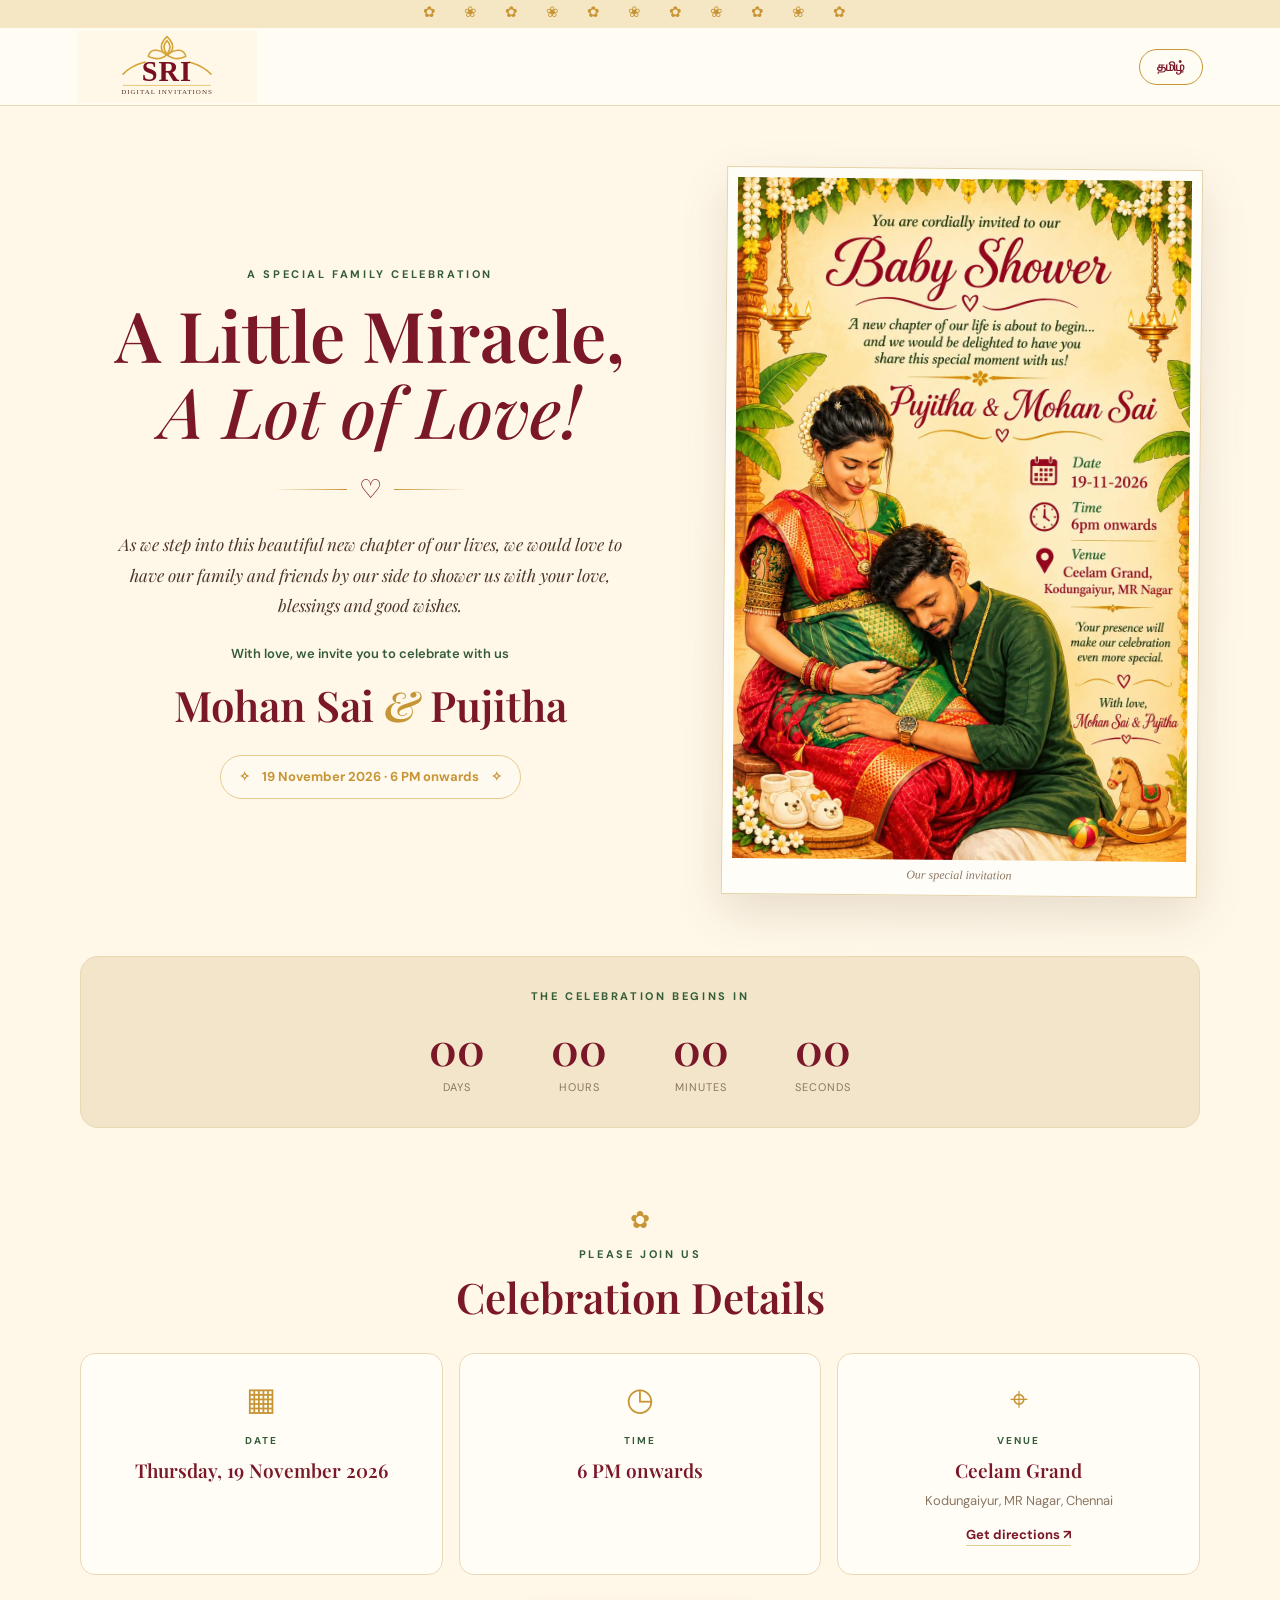
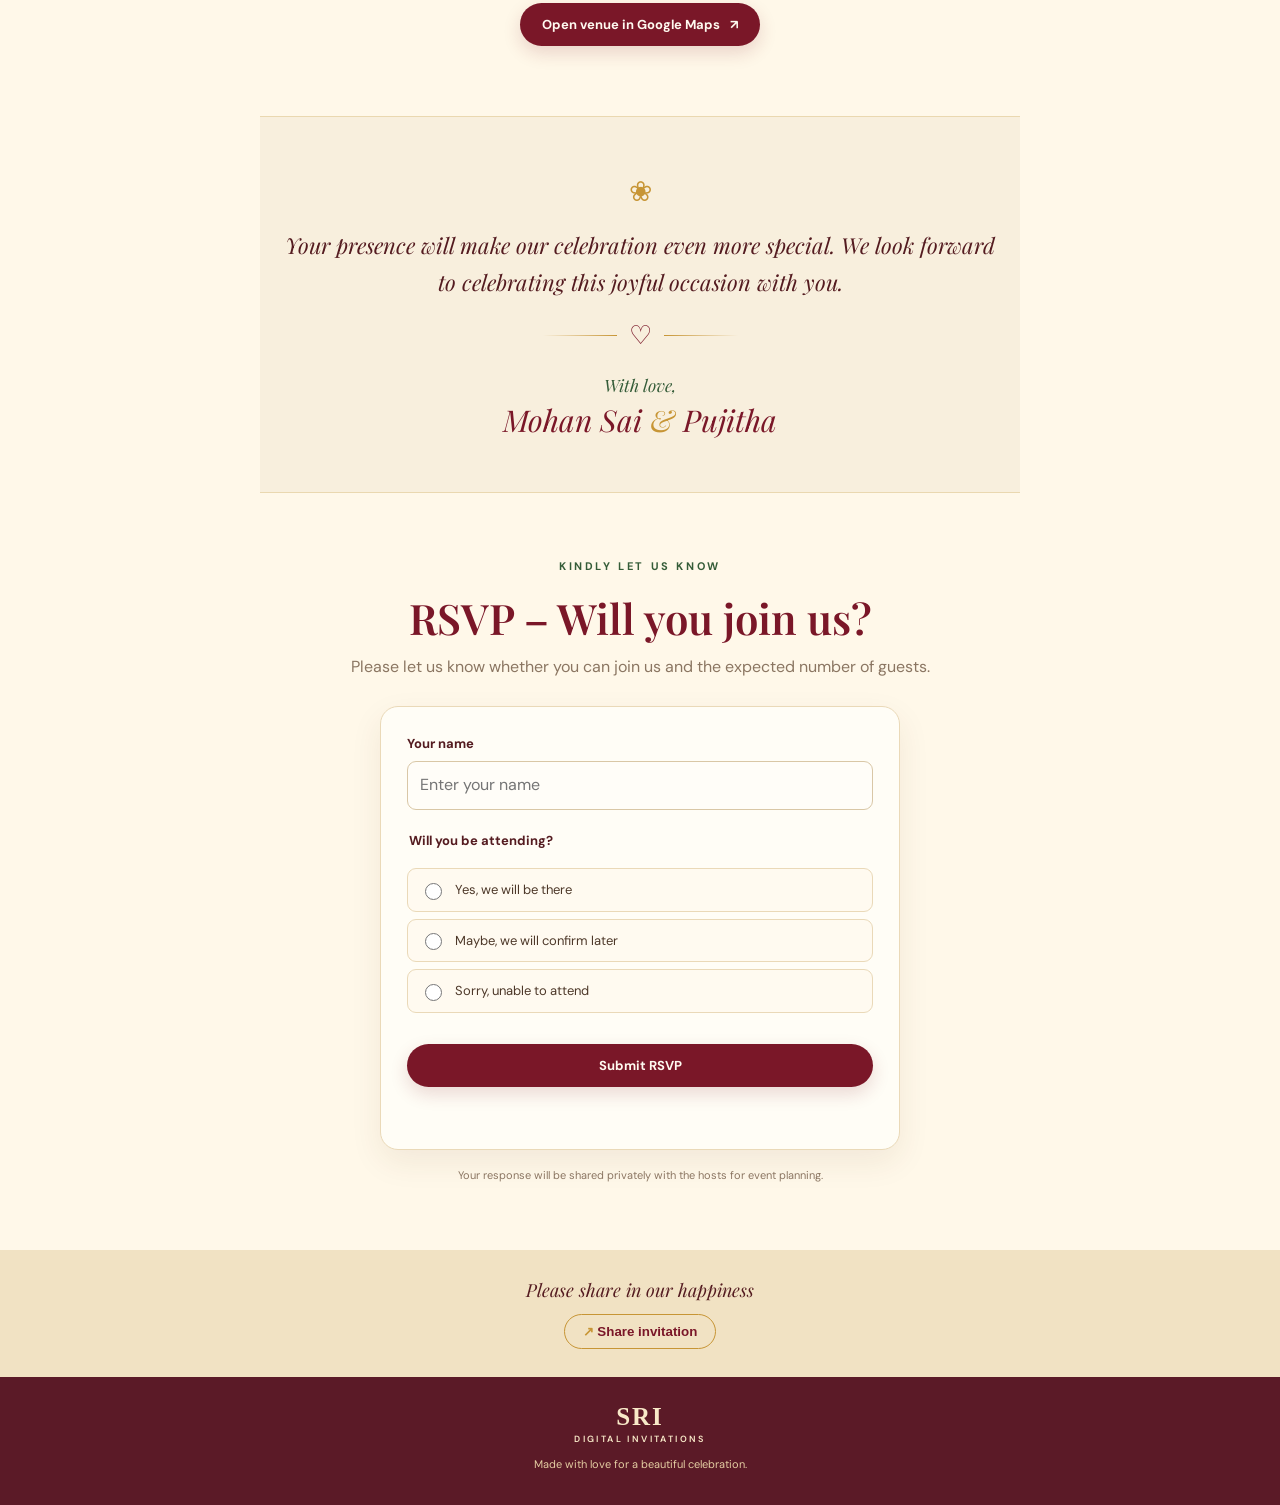
<file: index.html>
<!doctype html>
<html lang="en">
<head>
  <meta charset="utf-8">
  <meta name="viewport" content="width=device-width, initial-scale=1">
  <meta name="theme-color" content="#7a1728">
  <meta name="description" content="Join Mohan Sai and Pujitha to celebrate their baby shower on 19 November 2026 at Ceelam Grand, Kodungaiyur, Chennai.">
  <meta property="og:title" content="A Little Miracle, A Lot of Love! — Mohan Sai & Pujitha">
  <meta property="og:description" content="You are warmly invited to celebrate the baby shower of Mohan Sai and Pujitha on 19 November 2026.">
  <meta property="og:image" content="assets/mohan-sai-pujitha-babyshower-poster.jpg">
  <title>Baby Shower | Mohan Sai & Pujitha</title>

  <link rel="preconnect" href="https://fonts.googleapis.com">
  <link rel="preconnect" href="https://fonts.gstatic.com" crossorigin>
  <link href="https://fonts.googleapis.com/css2?family=DM+Sans:wght@400;500;600;700&family=Playfair+Display:ital,wght@0,500;0,600;0,700;1,500;1,600&family=Noto+Sans+Tamil:wght@400;500;600;700&display=swap" rel="stylesheet">

  <link rel="stylesheet" href="styles.css">
</head>

<body>

  <div class="top-garland" aria-hidden="true">✿ ❀ ✿ ❀ ✿ ❀ ✿ ❀ ✿ ❀ ✿</div>

  <header class="site-header">
    <img src="assets/sri-logo.svg" alt="SRI Digital Invitations">
    <button class="language-toggle" id="languageToggle" type="button" aria-label="Switch language">தமிழ்</button>
  </header>

  <main>

    <!-- Hero Section -->
    <section class="hero section-shell">
      <div class="hero-copy">

        <p class="eyebrow" data-en="A SPECIAL FAMILY CELEBRATION" data-ta="ஒரு சிறப்பான குடும்பக் கொண்டாட்டம்">
          A SPECIAL FAMILY CELEBRATION
        </p>

        <h1 data-en="A Little Miracle,<br><em>A Lot of Love!</em>" data-ta="ஒரு சிறிய அதிசயம்,<br><em>அளவில்லா அன்பு!</em>">
          A Little Miracle,<br><em>A Lot of Love!</em>
        </h1>

        <div class="heart-rule"><span>♡</span></div>

        <p class="intro"
          data-en="As we step into this beautiful new chapter of our lives, we would love to have our family and friends by our side to shower us with your love, blessings and good wishes."
          data-ta="எங்கள் வாழ்வின் இந்த அழகான புதிய அத்தியாயத்தில், உங்கள் அன்பையும் ஆசீர்வாதங்களையும் நல்வாழ்த்துகளையும் பெற குடும்பத்தினரும் நண்பர்களும் எங்களுடன் இருக்க வேண்டும் என்று அன்புடன் விரும்புகிறோம்.">
          As we step into this beautiful new chapter of our lives, we would love to have our family and friends by our side to shower us with your love, blessings and good wishes.
        </p>

        <p class="invited-line"
          data-en="With love, we invite you to celebrate with us"
          data-ta="எங்களுடன் இணைந்து இந்த மகிழ்ச்சியைக் கொண்டாட அன்புடன் அழைக்கிறோம்">
          With love, we invite you to celebrate with us
        </p>

        <h2 class="couple-names">Mohan Sai <span>&</span> Pujitha</h2>

        <div class="date-pill">
          <span>✧</span>
          <span data-en="19 November 2026 · 6 PM onwards" data-ta="19 நவம்பர் 2026 · மாலை 6 மணி முதல்">
            19 November 2026 · 6 PM onwards
          </span>
          <span>✧</span>
        </div>

      </div>

      <figure class="poster-frame">
        <img src="assets/mohan-sai-pujitha-babyshower-poster.jpg" alt="Traditional baby shower invitation poster featuring Pujitha and Mohan Sai">
        <figcaption data-en="Our special invitation" data-ta="எங்கள் சிறப்பு அழைப்பிதழ்">
          Our special invitation
        </figcaption>
      </figure>
    </section>

    <!-- Countdown -->
    <section class="countdown-section section-shell">

      <p class="eyebrow" data-en="THE CELEBRATION BEGINS IN" data-ta="கொண்டாட்டம் தொடங்க இன்னும்">
        THE CELEBRATION BEGINS IN
      </p>

      <div class="countdown" aria-live="polite">
        <div><strong id="days">--</strong><span data-en="Days" data-ta="நாட்கள்">Days</span></div>
        <div><strong id="hours">--</strong><span data-en="Hours" data-ta="மணிநேரம்">Hours</span></div>
        <div><strong id="minutes">--</strong><span data-en="Minutes" data-ta="நிமிடங்கள்">Minutes</span></div>
        <div><strong id="seconds">--</strong><span data-en="Seconds" data-ta="விநாடிகள்">Seconds</span></div>
      </div>

    </section>

    <!-- Event Details -->
    <section class="event-section section-shell">

      <div class="section-heading">
        <span class="small-flower">✿</span>
        <p class="eyebrow" data-en="PLEASE JOIN US" data-ta="அன்புடன் வரவேற்கிறோம்">PLEASE JOIN US</p>
        <h2 data-en="Celebration Details" data-ta="நிகழ்வு விவரங்கள்">Celebration Details</h2>
      </div>

      <div class="event-grid">

        <article class="detail-card">
          <div class="detail-icon">▦</div>
          <p class="detail-label" data-en="DATE" data-ta="தேதி">DATE</p>
          <h3 data-en="Thursday, 19 November 2026" data-ta="வியாழக்கிழமை, 19 நவம்பர் 2026">
            Thursday, 19 November 2026
          </h3>
        </article>

        <article class="detail-card">
          <div class="detail-icon">◷</div>
          <p class="detail-label" data-en="TIME" data-ta="நேரம்">TIME</p>
          <h3 data-en="6 PM onwards" data-ta="மாலை 6 மணி முதல்">6 PM onwards</h3>
        </article>

        <article class="detail-card venue-card">
          <div class="detail-icon">⌖</div>
          <p class="detail-label" data-en="VENUE" data-ta="இடம்">VENUE</p>
          <h3>Ceelam Grand</h3>
          <p data-en="Kodungaiyur, MR Nagar, Chennai" data-ta="கொடுங்கையூர், எம்.ஆர். நகர், சென்னை">
            Kodungaiyur, MR Nagar, Chennai
          </p>
          <a class="text-link" href="https://share.google/YsdaaLULUXN0aARYH" target="_blank" rel="noopener"
            data-en="Get directions ↗" data-ta="வழியைப் பார்க்க ↗">
            Get directions ↗
          </a>
        </article>

      </div>

      <a class="primary-button" href="https://share.google/YsdaaLULUXN0aARYH" target="_blank" rel="noopener">
        <span data-en="Open venue in Google Maps" data-ta="Google Maps-ல் இடத்தைப் பார்க்க">
          Open venue in Google Maps
        </span>
        <span aria-hidden="true">↗</span>
      </a>

    </section>

    <!-- Blessing Section -->
    <section class="blessing-section section-shell">

      <div class="blessing-ornament">❀</div>

      <p class="blessing"
        data-en="Your presence will make our celebration even more special. We look forward to celebrating this joyful occasion with you."
        data-ta="உங்கள் வருகை எங்கள் கொண்டாட்டத்தை இன்னும் சிறப்பாக்கும். இந்த மகிழ்ச்சியான தருணத்தை உங்களுடன் கொண்டாட ஆவலுடன் காத்திருக்கிறோம்.">
        Your presence will make our celebration even more special. We look forward to celebrating this joyful occasion with you.
      </p>

      <div class="heart-rule"><span>♡</span></div>

      <p class="with-love" data-en="With love," data-ta="அன்புடன்,">With love,</p>
      <h2 class="signature">Mohan Sai <span>&</span> Pujitha</h2>

    </section>

    <!-- RSVP Section - Updated -->
    <section class="rsvp-section section-shell">

      <p class="eyebrow" data-en="KINDLY LET US KNOW" data-ta="தயவுசெய்து உங்கள் வருகையைத் தெரிவிக்கவும்">
        KINDLY LET US KNOW
      </p>

      <h2 data-en="RSVP – Will you join us?" data-ta="வருகையை உறுதிப்படுத்துங்கள்">
        RSVP – Will you join us?
      </h2>

      <p
        data-en="Please let us know whether you can join us and the expected number of guests."
        data-ta="நீங்கள் கலந்து கொள்ள முடியுமா என்பதையும் எதிர்பார்க்கப்படும் விருந்தினர்களின் எண்ணிக்கையையும் தெரிவிக்கவும்.">
        Please let us know whether you can join us and the expected number of guests.
      </p>

      <form id="rsvpForm" class="rsvp-form">

        <label for="guestName" data-en="Your name" data-ta="உங்கள் பெயர்">
          Your name
        </label>

        <input
          id="guestName"
          name="guestName"
          type="text"
          maxlength="100"
          autocomplete="name"
          required
          placeholder="Enter your name"
          data-placeholder-en="Enter your name"
          data-placeholder-ta="உங்கள் பெயரை உள்ளிடவும்">

        <fieldset class="attendance-fieldset">

          <legend data-en="Will you be attending?" data-ta="நீங்கள் விழாவிற்கு வருவீர்களா?">
            Will you be attending?
          </legend>

          <label class="choice-label">
            <input type="radio" name="response" value="yes" required>
            <span data-en="Yes, we will be there" data-ta="ஆம், நாங்கள் வருகிறோம்">
              Yes, we will be there
            </span>
          </label>

          <label class="choice-label">
            <input type="radio" name="response" value="maybe">
            <span data-en="Maybe, we will confirm later" data-ta="வர முயற்சிக்கிறோம், பின்னர் உறுதிப்படுத்துகிறோம்">
              Maybe, we will confirm later
            </span>
          </label>

          <label class="choice-label">
            <input type="radio" name="response" value="no">
            <span data-en="Sorry, unable to attend" data-ta="மன்னிக்கவும், வர இயலாது">
              Sorry, unable to attend
            </span>
          </label>

        </fieldset>

        <div id="guestCountWrap" class="guest-count-wrap" hidden>

          <label for="guestCount"
            data-en="Expected number of guests (including you)"
            data-ta="எதிர்பார்க்கப்படும் விருந்தினர்களின் எண்ணிக்கை (உங்களையும் சேர்த்து)">
            Expected number of guests (including you)
          </label>

          <input
            id="guestCount"
            name="guestCount"
            type="number"
            min="1"
            max="30"
            step="1"
            value="1"
            inputmode="numeric">

          <small
            data-en="Required for Yes. Optional for Maybe."
            data-ta="ஆம் என்றால் கட்டாயம். ஒருவேளை என்றால் விருப்பத்தேர்வு.">
            Required for Yes. Optional for Maybe.
          </small>

        </div>

        <button
          class="primary-button rsvp-submit"
          id="rsvpSubmit"
          type="submit"
          data-en="Submit RSVP"
          data-ta="வருகையை உறுதிப்படுத்தவும்">
          Submit RSVP
        </button>

        <p class="rsvp-status" id="rsvpStatus" role="status" aria-live="polite"></p>

      </form>

      <p class="tiny-note"
        data-en="Your response will be shared privately with the hosts for event planning."
        data-ta="நிகழ்ச்சி ஏற்பாட்டிற்காக உங்கள் பதில் அழைப்பாளர்களுடன் மட்டும் பகிரப்படும்.">
        Your response will be shared privately with the hosts for event planning.
      </p>

    </section>

    <!-- Share Section -->
    <section class="share-section">

      <p data-en="Please share in our happiness" data-ta="எங்கள் மகிழ்ச்சியில் நீங்களும் பங்கேற்குங்கள்">
        Please share in our happiness
      </p>

      <button class="share-button" id="shareBtn" type="button">
        <span>↗</span>
        <span data-en="Share invitation" data-ta="அழைப்பிதழைப் பகிரவும்">
          Share invitation
        </span>
      </button>

    </section>

  </main>

  <!-- Footer -->
  <footer class="site-footer">

    <div class="footer-brand">SRI <span>DIGITAL INVITATIONS</span></div>

    <p data-en="Made with love for a beautiful celebration."
       data-ta="அழகான கொண்டாட்டத்திற்காக அன்புடன் உருவாக்கப்பட்டது.">
      Made with love for a beautiful celebration.
    </p>

  </footer>

  <script src="script.js"></script>

</body>
</html>
</file>
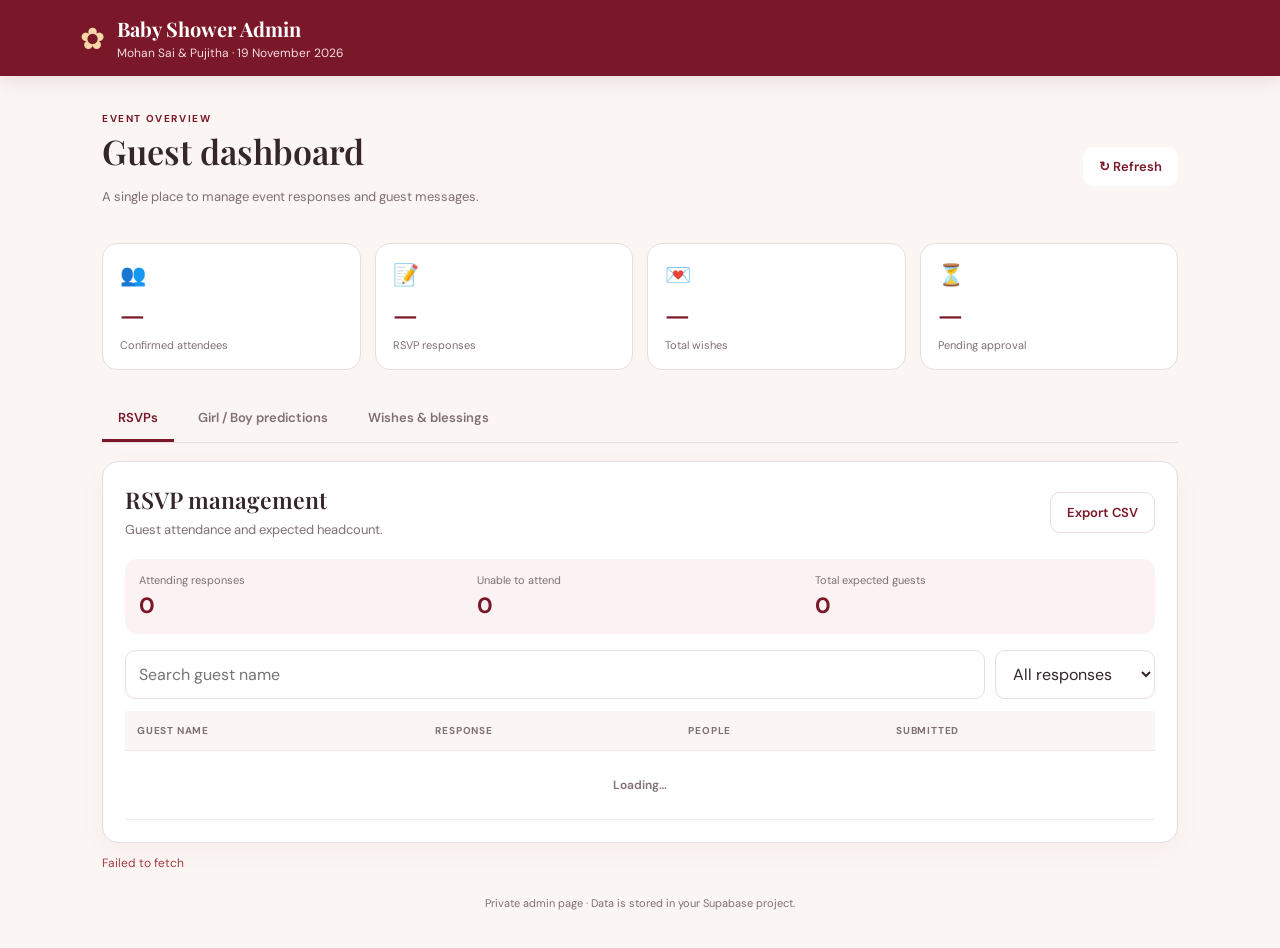
<file: admin.html>
<!doctype html>
<html lang="en">
<head>
  <meta charset="utf-8">
  <meta name="viewport" content="width=device-width, initial-scale=1">
  <meta name="theme-color" content="#7a1728">
  <title>Baby Shower Admin | Mohan Sai & Pujitha</title>
  <link rel="preconnect" href="https://fonts.googleapis.com">
  <link rel="preconnect" href="https://fonts.gstatic.com" crossorigin>
  <link href="https://fonts.googleapis.com/css2?family=DM+Sans:wght@400;500;600;700&family=Playfair+Display:wght@500;600;700&display=swap" rel="stylesheet">
  <link rel="stylesheet" href="admin.css">
</head>
<body>
  <header class="topbar">
    <div class="brand"><span class="flower">✿</span><div><strong>Baby Shower Admin</strong><small>Mohan Sai & Pujitha · 19 November 2026</small></div></div>
  </header>

  <main class="shell">
    <section id="loginPanel" class="login-card">
    <p class="muted">Connecting to the admin dashboard...</p>
</section>

    <section id="dashboard" hidden>
      <div class="welcome-row">
        <div><p class="eyebrow">EVENT OVERVIEW</p><h1>Guest dashboard</h1><p class="muted">A single place to manage event responses and guest messages.</p></div>
        <button id="refreshBtn" class="button button-light">↻ Refresh</button>
      </div>

      <div class="metrics">
        <article class="metric"><span class="metric-icon">👥</span><strong id="metricConfirmed">—</strong><span>Confirmed attendees</span></article>
        <article class="metric"><span class="metric-icon">📝</span><strong id="metricResponses">—</strong><span>RSVP responses</span></article>
        <article class="metric"><span class="metric-icon">💌</span><strong id="metricWishes">—</strong><span>Total wishes</span></article>
        <article class="metric"><span class="metric-icon">⏳</span><strong id="metricPending">—</strong><span>Pending approval</span></article>
      </div>

      <nav class="tabs" aria-label="Dashboard sections">
        <button class="tab active" data-tab="rsvps">RSVPs</button>
        <button class="tab" data-tab="predictions">Girl / Boy predictions</button>
        <button class="tab" data-tab="wishes">Wishes & blessings</button>
      </nav>

      <section id="panel-rsvps" class="panel">
        <div class="panel-heading"><div><h2>RSVP management</h2><p class="muted">Guest attendance and expected headcount.</p></div><button class="button button-outline" id="exportRsvps">Export CSV</button></div>
        <div class="summary-strip"><div><span>Attending responses</span><strong id="rsvpYes">0</strong></div><div><span>Unable to attend</span><strong id="rsvpNo">0</strong></div><div><span>Total expected guests</span><strong id="rsvpHeadcount">0</strong></div></div>
        <div class="table-tools"><input id="rsvpSearch" type="search" placeholder="Search guest name"><select id="rsvpFilter"><option value="all">All responses</option><option value="yes">Attending</option><option value="no">Not attending</option></select></div>
        <div class="table-wrap"><table><thead><tr><th>Guest name</th><th>Response</th><th>People</th><th>Submitted</th></tr></thead><tbody id="rsvpRows"><tr><td colspan="4" class="empty">Loading…</td></tr></tbody></table></div>
      </section>

      <section id="panel-predictions" class="panel" hidden>
        <div class="panel-heading"><div><h2>Guest predictions</h2><p class="muted">Anonymous votes only. Individual voters cannot be identified.</p></div></div>
        <div class="prediction-grid">
          <article class="prediction-card"><span>👧</span><p>Girl predictions</p><strong id="girlCount">0</strong><div class="bar"><i id="girlBar"></i></div><small id="girlPercent">0%</small></article>
          <article class="prediction-card"><span>👦</span><p>Boy predictions</p><strong id="boyCount">0</strong><div class="bar"><i id="boyBar"></i></div><small id="boyPercent">0%</small></article>
        </div>
        <p class="note">These are guests’ guesses only. They do not represent or reveal the baby's actual sex.</p>
      </section>

      <section id="panel-wishes" class="panel" hidden>
        <div class="panel-heading"><div><h2>Wishes & blessings</h2><p class="muted">Approve a wish to display it on the public Fun Zone wishes wall.</p></div><button class="button button-outline" id="exportWishes">Export CSV</button></div>
        <div class="table-tools"><select id="wishFilter"><option value="pending">Pending approval</option><option value="approved">Approved</option><option value="all">All wishes</option></select><input id="wishSearch" type="search" placeholder="Search name or message"></div>
        <div id="wishList" class="wish-list"><p class="empty">Loading wishes…</p></div>
      </section>
      <p id="dashboardStatus" class="status" role="status"></p>
      <p class="footer-note">Private admin page · Data is stored in your Supabase project.</p>
    </section>
  </main>
  <script src="admin.js"></script>
</body>
</html>
</file>
<file: styles.css>
*{box-sizing:border-box}
:root{--maroon:#7a1728;--deep:#541b20;--gold:#c79535;--gold-light:#e8cc8e;--cream:#fff8e9;--paper:#fffdf6;--green:#355c38;--ink:#4d3829;--muted:#8b7662}
html{scroll-behavior:smooth}
header img{width:180px;max-width:40vw}
body{margin:0;background:var(--cream);color:var(--ink);font-family:"DM Sans","Noto Sans Tamil",sans-serif;line-height:1.65}
.top-garland{height:28px;overflow:hidden;text-align:center;letter-spacing:12px;color:var(--gold);background:#f5e6c4;font-size:15px}
.site-header{height:78px;padding:10px clamp(18px,6vw,82px);display:flex;align-items:center;justify-content:space-between;border-bottom:1px solid #ead9b8;background:rgba(255,253,246,.92)}
.brand{display:flex;align-items:center;gap:10px;color:var(--maroon);text-decoration:none}
.brand-mark{font:700 30px Georgia,serif;letter-spacing:2px;color:var(--maroon)}
.brand-name{font:600 10px "DM Sans",sans-serif;letter-spacing:2px;border-left:1px solid var(--gold);padding-left:10px}
.language-toggle{border:1px solid var(--gold);background:transparent;color:var(--maroon);border-radius:24px;padding:9px 17px;font-weight:700;cursor:pointer}
.section-shell{width:min(1120px,92%);margin-inline:auto}
.hero{display:grid;grid-template-columns:1fr minmax(280px,.82fr);gap:clamp(28px,5vw,70px);align-items:center;padding-top:62px;padding-bottom:60px}
.hero-copy{text-align:center;padding:10px 0}
.eyebrow{font-size:11px;font-weight:700;letter-spacing:2.6px;color:var(--green);margin:0 0 14px}
h1,h2,h3,p{margin-top:0}
h1{font:600 clamp(43px,6vw,70px)/1.08 "Playfair Display",Georgia,serif;color:var(--maroon);margin-bottom:20px}
h1 em{font-weight:500}
.heart-rule{display:flex;align-items:center;justify-content:center;gap:12px;color:var(--maroon);font-size:26px;margin:12px auto 18px}
.heart-rule:before,.heart-rule:after{content:"";height:1px;width:74px;background:linear-gradient(90deg,transparent,var(--gold))}
.heart-rule:after{transform:scaleX(-1)}
.intro{font:italic 17px/1.8 "Playfair Display",Georgia,serif;max-width:520px;margin:0 auto 22px}
.invited-line{color:var(--green);font-size:13px;font-weight:600}
.couple-names{font:600 clamp(29px,4vw,42px) "Playfair Display",Georgia,serif;color:var(--maroon);margin:8px 0 22px}
.couple-names span,.signature span{color:var(--gold);font-style:italic}
.date-pill{display:inline-flex;gap:12px;align-items:center;border:1px solid var(--gold-light);border-radius:30px;padding:10px 18px;color:var(--deep);font-size:13px;font-weight:700;background:#fffaf0}
.date-pill span{color:var(--gold)}
.poster-frame{margin:0;padding:10px;background:#fffdf7;border:1px solid #e6d2a7;box-shadow:0 18px 48px rgba(89,54,22,.14);transform:rotate(.5deg)}
.poster-frame img{display:block;width:100%;height:auto;max-height:720px;object-fit:contain}
.poster-frame figcaption{text-align:center;color:var(--muted);font:italic 12px Georgia,serif;padding:8px 0 2px}
.countdown-section{background:#f2e5c9;border:1px solid #ead8b0;border-radius:18px;padding:30px 20px;text-align:center;margin-bottom:72px}
.countdown-section .eyebrow{margin-bottom:18px}
.countdown{display:flex;justify-content:center;gap:clamp(16px,5vw,64px)}
.countdown div{display:flex;flex-direction:column;min-width:58px}
.countdown strong{font:600 clamp(30px,5vw,44px) "Playfair Display",Georgia,serif;color:var(--maroon);line-height:1.15}
.countdown span{font-size:11px;text-transform:uppercase;letter-spacing:1px;color:var(--muted);margin-top:5px}
.event-section{text-align:center;padding-bottom:70px}
.section-heading{margin-bottom:28px}
.small-flower{font-size:24px;color:var(--gold)}
.section-heading .eyebrow{margin:6px 0}
.section-heading h2,.rsvp-section h2{font:600 clamp(30px,4vw,42px) "Playfair Display",Georgia,serif;color:var(--maroon);margin-bottom:0}
.event-grid{display:grid;grid-template-columns:repeat(3,1fr);gap:16px;margin:28px 0}
.detail-card{padding:26px 18px;background:var(--paper);border:1px solid #ead9b8;border-radius:15px;min-height:210px}
.detail-icon{font-size:32px;color:var(--gold);line-height:1.2;margin-bottom:14px}
.detail-label{font-size:10px;letter-spacing:2px;color:var(--green);font-weight:700;margin-bottom:8px}
.detail-card h3{font:600 19px/1.4 "Playfair Display",Georgia,serif;color:var(--maroon);margin-bottom:6px}
.detail-card p:not(.detail-label){font-size:13px;color:var(--muted);margin-bottom:10px}
.text-link{font-size:13px;font-weight:700;color:var(--maroon);text-decoration:none;border-bottom:1px solid var(--gold-light);padding-bottom:2px}
.primary-button,.secondary-button{display:inline-flex;justify-content:center;align-items:center;gap:10px;border:0;border-radius:28px;padding:13px 22px;font:700 13px "DM Sans",sans-serif;text-decoration:none;cursor:pointer;transition:transform .2s,box-shadow .2s}
.primary-button{background:var(--maroon);color:#fffaf0;box-shadow:0 7px 18px rgba(122,23,40,.16)}
.secondary-button{background:#fffdf6;color:var(--maroon);border:1px solid #d9bd83}
.primary-button:hover,.secondary-button:hover,.share-button:hover{transform:translateY(-2px)}
.blessing-section{max-width:760px;text-align:center;padding:52px 24px;margin-bottom:54px;background:#f8efdD;border-top:1px solid #ead8b0;border-bottom:1px solid #ead8b0}
.blessing-ornament{color:var(--gold);font-size:28px;margin-bottom:12px}
.blessing{font:italic 22px/1.7 "Playfair Display",Georgia,serif;color:var(--deep);margin-bottom:12px}
.with-love{font:italic 17px "Playfair Display",Georgia,serif;color:var(--green);margin-bottom:4px}
.signature{font:italic 30px "Playfair Display",Georgia,serif;color:var(--maroon);margin-bottom:0}
.rsvp-section{text-align:center;padding:10px 20px 66px}
.rsvp-section h2{margin-bottom:8px}
.rsvp-section>p:not(.eyebrow):not(.tiny-note){color:var(--muted)}
.rsvp-actions{display:flex;justify-content:center;gap:12px;flex-wrap:wrap;margin:22px 0 12px}
.tiny-note{font-size:11px;color:var(--muted);max-width:520px;margin:0 auto}
.share-section{text-align:center;padding:28px 18px;background:#f1e2c3;color:var(--deep)}
.share-section p{font:italic 18px "Playfair Display",Georgia,serif;margin-bottom:12px}
.share-button{background:transparent;border:1px solid var(--gold);border-radius:24px;padding:9px 18px;color:var(--maroon);font-weight:700;cursor:pointer;transition:transform .2s}
.share-button span:first-child{color:var(--gold)}
.site-footer{text-align:center;padding:26px 15px 32px;background:#5b1a27;color:#f8e9c8}
.footer-brand{font:700 25px Georgia,serif;letter-spacing:2px}
.footer-brand span{display:block;font:600 9px "DM Sans",sans-serif;letter-spacing:2.4px;margin-top:2px}
.site-footer p{font-size:11px;color:#e4cda2;margin:10px 0 0}
[lang="ta"] body{font-family:"Noto Sans Tamil","DM Sans",sans-serif}
[lang="ta"] h1,[lang="ta"] h2,[lang="ta"] h3,[lang="ta"] .intro,[lang="ta"] .blessing,[lang="ta"] .signature{font-family:"Noto Sans Tamil",sans-serif}
@media(max-width:760px){.hero{grid-template-columns:1fr;padding-top:38px;gap:32px}.hero-copy{padding-inline:4px}.poster-frame{width:min(100%,480px);margin-inline:auto}.poster-frame img{max-height:none}.event-grid{grid-template-columns:1fr}.detail-card{min-height:0;padding:22px}.countdown-section{margin-bottom:48px}.blessing-section{padding:38px 20px}.blessing{font-size:19px}}
@media(max-width:420px){.site-header{height:68px}.brand-mark{font-size:26px}.brand-name{font-size:8px;letter-spacing:1.4px}.countdown{gap:12px}.countdown div{min-width:52px}.countdown span{font-size:9px}.date-pill{font-size:11px;padding:9px 12px}.rsvp-actions>*{width:100%}}
@media(prefers-reduced-motion:reduce){html{scroll-behavior:auto}*,*:before,*:after{transition:none!important}}

/* RSVP form */
.rsvp-form{width:min(100%,520px);margin:26px auto 16px;padding:26px;background:var(--paper);border:1px solid #ead9b8;border-radius:18px;text-align:left;box-shadow:0 12px 32px rgba(89,54,22,.08)}
.rsvp-form>label,.guest-count-wrap>label{display:block;font-size:13px;font-weight:700;color:var(--deep);margin:0 0 7px}
.rsvp-form input[type="text"],.rsvp-form input[type="number"]{width:100%;min-height:46px;border:1px solid #d9c7a6;border-radius:9px;padding:10px 12px;background:#fffdf8;color:var(--ink);font:inherit;margin-bottom:20px}
.rsvp-form input:focus{outline:2px solid var(--gold);outline-offset:2px}
.attendance-fieldset{border:0;padding:0;margin:0 0 20px}
.attendance-fieldset legend{font-size:13px;font-weight:700;color:var(--deep);margin-bottom:10px}
.choice-label{display:flex;align-items:center;gap:10px;padding:10px 12px;margin:7px 0;border:1px solid #ead9b8;border-radius:9px;background:#fffaf0;font-size:13px;cursor:pointer}
.choice-label input{accent-color:var(--maroon);width:17px;height:17px}
.guest-count-wrap[hidden]{display:none}
.rsvp-submit{width:100%;margin-top:4px}
.rsvp-submit:disabled{opacity:.65;cursor:wait;transform:none}
.rsvp-status{min-height:22px;margin:14px 0 0;text-align:center;font-size:13px;font-weight:700;color:var(--green)}
.rsvp-status.error{color:#a12626}
@media(max-width:520px){.rsvp-form{padding:20px 16px}.rsvp-submit{width:100%}}
</file>
<file: admin.css>
*{box-sizing:border-box} :root{--wine:#7a1728;--wine-dark:#5d1020;--rose:#f8e9ec;--ink:#34262a;--muted:#806f73;--line:#eadde0;--paper:#fffdfc;--green:#287b55;--amber:#9a6512;--red:#a63b42}
body{margin:0;background:#fbf5f3;color:var(--ink);font-family:"DM Sans",sans-serif}.topbar{height:76px;background:var(--wine);color:white;display:flex;align-items:center;justify-content:space-between;padding:0 max(22px,calc((100vw - 1120px)/2));box-shadow:0 4px 18px #4c14201c}.brand{display:flex;align-items:center;gap:12px}.brand strong{display:block;font-family:"Playfair Display",serif;font-size:20px}.brand small{display:block;color:#f3dce1;margin-top:3px;font-size:12px}.flower{font-size:30px;color:#f5d7a8}.shell{max-width:1120px;margin:36px auto;padding:0 22px}.login-card{max-width:440px;margin:8vh auto;background:white;border:1px solid var(--line);border-radius:22px;padding:36px;box-shadow:0 14px 45px #5b1a2410;text-align:center}.login-flower{font-size:38px;color:var(--wine)}.eyebrow{letter-spacing:.16em;font-size:10px;font-weight:700;color:var(--wine);margin:10px 0}.login-card h1,.welcome-row h1{font:600 34px "Playfair Display",serif;margin:8px 0}.muted{color:var(--muted);line-height:1.6;font-size:13px}.login-card form{text-align:left;margin-top:24px}.login-card label{display:block;font-size:12px;font-weight:700;margin-bottom:8px}input,select{font:inherit;color:var(--ink);border:1px solid var(--line);background:#fff;border-radius:10px;padding:12px 13px;min-width:0}input:focus,select:focus{outline:2px solid #d9aab4;outline-offset:1px}.login-card input{width:100%;margin-bottom:14px}.button{border:0;border-radius:10px;padding:11px 16px;font:600 13px "DM Sans",sans-serif;cursor:pointer}.button:disabled{opacity:.55;cursor:wait}.button-primary{background:var(--wine);color:white}.button-primary:hover{background:var(--wine-dark)}.button-light{background:#fff;color:var(--wine)}.button-outline{background:white;border:1px solid var(--line);color:var(--wine)}.full{width:100%}.security-note,.footer-note,.note{font-size:11px;color:var(--muted);line-height:1.6}.status{min-height:18px;font-size:12px;color:var(--green)}.status.error{color:var(--red)}.welcome-row{display:flex;align-items:center;justify-content:space-between;gap:16px;margin-bottom:22px}.welcome-row h1{margin:3px 0}.welcome-row .eyebrow{margin:0}.metrics{display:grid;grid-template-columns:repeat(4,1fr);gap:14px;margin:22px 0 26px}.metric{background:white;border:1px solid var(--line);border-radius:15px;padding:17px;display:grid;gap:6px}.metric-icon{font-size:21px}.metric strong{font:600 28px "Playfair Display",serif;color:var(--wine)}.metric span:last-child{font-size:11px;color:var(--muted)}.tabs{display:flex;gap:8px;border-bottom:1px solid var(--line);margin-bottom:18px;overflow:auto}.tab{border:0;background:transparent;padding:13px 16px;color:var(--muted);font:600 13px "DM Sans",sans-serif;white-space:nowrap;border-bottom:3px solid transparent;cursor:pointer}.tab.active{color:var(--wine);border-color:var(--wine)}.panel{background:white;border:1px solid var(--line);border-radius:16px;padding:22px;box-shadow:0 8px 30px #5b1a2408}.panel-heading{display:flex;align-items:center;justify-content:space-between;gap:14px;margin-bottom:18px}.panel h2{font:600 23px "Playfair Display",serif;margin:0}.panel-heading .muted{margin:5px 0 0}.summary-strip{display:grid;grid-template-columns:repeat(3,1fr);background:#fbf3f3;border-radius:12px;padding:14px;margin-bottom:16px;gap:12px}.summary-strip div{display:grid;gap:4px}.summary-strip span{font-size:11px;color:var(--muted)}.summary-strip strong{font-size:22px;color:var(--wine)}.table-tools{display:flex;gap:10px;margin:12px 0}.table-tools input{flex:1}.table-tools select{min-width:160px}.table-wrap{overflow:auto}table{border-collapse:collapse;width:100%;font-size:12px;text-align:left}th{background:#fbf6f5;color:var(--muted);font-size:10px;text-transform:uppercase;letter-spacing:.08em}th,td{padding:13px 12px;border-bottom:1px solid #f0e8e8;white-space:nowrap}td:nth-child(1){font-weight:600}.pill{display:inline-block;padding:5px 9px;border-radius:30px;font-size:10px;font-weight:700}.pill.yes,.pill.approved{background:#e6f4ec;color:var(--green)}.pill.no,.pill.rejected{background:#fbeaec;color:var(--red)}.pill.pending{background:#fff3dc;color:var(--amber)}.empty{text-align:center;color:var(--muted);padding:26px!important}.prediction-grid{display:grid;grid-template-columns:repeat(2,1fr);gap:16px}.prediction-card{background:#fcf7f6;border:1px solid var(--line);border-radius:14px;padding:22px}.prediction-card>span{font-size:26px}.prediction-card p{color:var(--muted);font-size:12px}.prediction-card strong{font:600 34px "Playfair Display",serif;color:var(--wine)}.prediction-card small{font-size:11px;color:var(--muted)}.bar{height:9px;background:#eadde0;border-radius:20px;overflow:hidden;margin:12px 0 7px}.bar i{display:block;height:100%;width:0;background:var(--wine);border-radius:20px;transition:width .3s}.wish-list{display:grid;gap:12px}.wish-card{border:1px solid var(--line);border-radius:13px;padding:15px;display:grid;gap:10px}.wish-top{display:flex;justify-content:space-between;gap:12px;align-items:center}.wish-name{font-weight:700;font-size:13px}.wish-date{font-size:10px;color:var(--muted)}.wish-message{font:14px/1.6 "Playfair Display",serif;color:#59464b;white-space:pre-wrap;overflow-wrap:anywhere}.wish-actions{display:flex;gap:8px;flex-wrap:wrap}.wish-actions .button{padding:8px 12px;font-size:11px}.button-approve{background:#e6f4ec;color:var(--green)}.button-reject{background:#fbeaec;color:var(--red)}.button-neutral{background:#f2edef;color:#66565b}.footer-note{text-align:center;margin:22px 0 35px}@media(max-width:760px){.shell{margin:22px auto;padding:0 14px}.topbar{padding:0 15px;height:68px}.brand strong{font-size:17px}.metrics{grid-template-columns:repeat(2,1fr);gap:9px}.metric{padding:13px}.metric strong{font-size:24px}.panel{padding:15px}.panel-heading{align-items:flex-start;flex-direction:column}.summary-strip{grid-template-columns:1fr 1fr}.prediction-grid{grid-template-columns:1fr}.table-tools{flex-direction:column}.table-tools select{width:100%}.welcome-row h1{font-size:29px}.login-card{padding:27px 22px;margin-top:5vh}}
</file>
